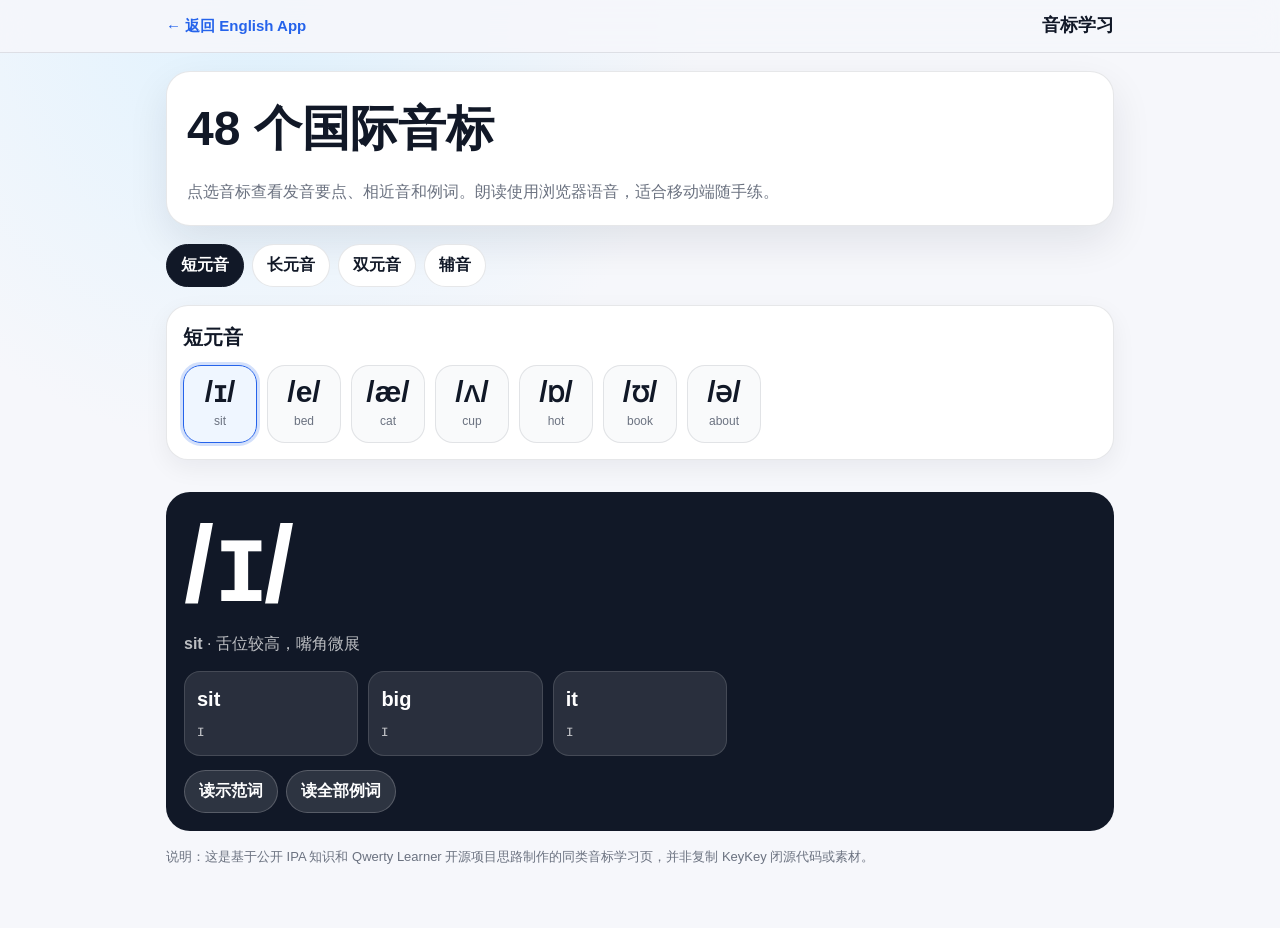
<file: english-ios-app/keykey-phonetics/index.html>
<!doctype html>
<html lang="zh-CN">
<head>
  <meta charset="utf-8">
  <meta name="viewport" content="width=device-width, initial-scale=1, viewport-fit=cover">
  <title>音标学习 | English iOS App</title>
  <style>
    :root {
      --bg: #f6f7fb;
      --panel: #ffffff;
      --text: #111827;
      --muted: #6b7280;
      --line: rgba(17, 24, 39, .1);
      --blue: #2563eb;
      --green: #059669;
      --orange: #ea580c;
      --shadow: 0 16px 40px rgba(15, 23, 42, .09);
    }
    * { box-sizing: border-box; }
    body {
      margin: 0;
      font-family: -apple-system, BlinkMacSystemFont, "Segoe UI", "Microsoft YaHei", sans-serif;
      background: radial-gradient(circle at 20% 0%, #e0f2fe 0, transparent 28rem), var(--bg);
      color: var(--text);
      line-height: 1.55;
    }
    header { position: sticky; top: 0; z-index: 20; background: rgba(246, 247, 251, .9); backdrop-filter: blur(14px); border-bottom: 1px solid var(--line); }
    .bar { max-width: 980px; margin: 0 auto; padding: 12px 16px; display: flex; gap: 10px; align-items: center; justify-content: space-between; }
    .back { color: var(--blue); text-decoration: none; font-weight: 700; font-size: 15px; }
    .title { font-weight: 800; font-size: 18px; }
    .wrap { max-width: 980px; margin: 0 auto; padding: 18px 16px 48px; }
    .hero { background: var(--panel); border: 1px solid var(--line); border-radius: 24px; box-shadow: var(--shadow); padding: 20px; display: grid; gap: 14px; }
    .hero h1 { margin: 0; font-size: clamp(28px, 6vw, 48px); letter-spacing: 0; }
    .hero p { margin: 0; color: var(--muted); font-size: 16px; }
    .tabs { display: flex; flex-wrap: wrap; gap: 8px; margin: 18px 0; }
    button { border: 1px solid var(--line); background: var(--panel); color: var(--text); border-radius: 999px; min-height: 40px; padding: 8px 14px; font: inherit; font-weight: 700; cursor: pointer; }
    button.active { background: #111827; color: white; border-color: #111827; }
    .grid { display: grid; gap: 16px; }
    .section { background: var(--panel); border: 1px solid var(--line); border-radius: 22px; box-shadow: 0 8px 24px rgba(15, 23, 42, .06); padding: 16px; }
    .section h2 { margin: 0 0 12px; font-size: 20px; }
    .symbols { display: grid; grid-template-columns: repeat(auto-fill, minmax(72px, 1fr)); gap: 10px; }
    .tile { min-height: 78px; border-radius: 18px; border: 1px solid var(--line); background: #f9fafb; display: grid; place-items: center; gap: 2px; padding: 9px; cursor: pointer; }
    .tile strong { font-size: 30px; line-height: 1; }
    .tile span { color: var(--muted); font-size: 12px; text-align: center; }
    .tile.selected { outline: 3px solid rgba(37, 99, 235, .2); border-color: var(--blue); background: #eff6ff; }
    .detail { margin-top: 16px; background: #111827; color: white; border-radius: 24px; padding: 18px; display: grid; gap: 14px; }
    .phoneme { font-size: clamp(58px, 18vw, 108px); font-weight: 900; line-height: 1; }
    .meta { color: rgba(255,255,255,.72); }
    .examples { display: grid; grid-template-columns: repeat(auto-fill, minmax(150px, 1fr)); gap: 10px; }
    .example { background: rgba(255,255,255,.1); border: 1px solid rgba(255,255,255,.13); border-radius: 16px; padding: 12px; display: grid; gap: 4px; }
    .example b { font-size: 20px; }
    .example em { color: rgba(255,255,255,.7); font-style: normal; }
    .actions { display: flex; gap: 8px; flex-wrap: wrap; }
    .actions button { border-color: rgba(255,255,255,.2); background: rgba(255,255,255,.12); color: white; }
    .note { margin-top: 16px; color: var(--muted); font-size: 13px; }
    @media (max-width: 520px) { .bar { align-items: flex-start; flex-direction: column; } .symbols { grid-template-columns: repeat(auto-fill, minmax(62px, 1fr)); } .tile strong { font-size: 26px; } }
  </style>
</head>
<body>
  <header><div class="bar"><a class="back" href="../#/">← 返回 English App</a><div class="title">音标学习</div></div></header>
  <main class="wrap">
    <section class="hero"><h1>48 个国际音标</h1><p>点选音标查看发音要点、相近音和例词。朗读使用浏览器语音，适合移动端随手练。</p></section>
    <nav class="tabs" id="tabs"></nav>
    <section class="grid" id="sections"></section>
    <p class="note">说明：这是基于公开 IPA 知识和 Qwerty Learner 开源项目思路制作的同类音标学习页，并非复制 KeyKey 闭源代码或素材。</p>
  </main>
  <script>
    const groups = [
      { id: 'short', label: '短元音', items: [['ɪ','sit','舌位较高，嘴角微展','sit, big, it'], ['e','bed','口型半开，声音短促','bed, pen, yes'], ['æ','cat','嘴张大，舌前低','cat, bad, apple'], ['ʌ','cup','中部短音，放松','cup, bus, love'], ['ɒ','hot','英式圆唇短音','hot, not, box'], ['ʊ','book','短促圆唇','book, good, put'], ['ə','about','弱读央元音','about, teacher, banana']]},
      { id: 'long', label: '长元音', items: [['iː','see','嘴角展开，拉长','see, tea, meet'], ['ɑː','father','口腔打开，拉长','father, car, park'], ['ɔː','law','圆唇拉长','law, talk, more'], ['uː','blue','圆唇高位拉长','blue, food, moon'], ['ɜː','bird','卷/央元音拉长','bird, work, learn']]},
      { id: 'diph', label: '双元音', items: [['eɪ','day','从 e 滑向 ɪ','day, name, rain'], ['aɪ','my','从 a 滑向 ɪ','my, like, time'], ['ɔɪ','boy','从 ɔ 滑向 ɪ','boy, choice, toy'], ['aʊ','now','从 a 滑向 ʊ','now, out, house'], ['əʊ','go','英式从 ə 滑向 ʊ','go, home, no'], ['ɪə','near','从 ɪ 滑向 ə','near, hear, idea'], ['eə','hair','从 e 滑向 ə','hair, care, where'], ['ʊə','tour','从 ʊ 滑向 ə','tour, sure, cure']]},
      { id: 'cons', label: '辅音', items: [['p','pen','清辅音，爆破送气','pen, happy, stop'], ['b','bad','浊辅音，声带振动','bad, baby, job'], ['t','tea','清辅音，舌尖爆破','tea, water, night'], ['d','day','浊辅音，舌尖爆破','day, did, good'], ['k','key','清辅音，舌后爆破','key, cat, back'], ['g','go','浊辅音，舌后爆破','go, get, big'], ['f','fine','上齿轻触下唇','fine, photo, laugh'], ['v','voice','f 的浊化','voice, very, love'], ['s','see','舌尖气流摩擦','see, city, bus'], ['z','zoo','s 的浊化','zoo, busy, has'], ['ʃ','ship','舌面摩擦','ship, sure, nation'], ['ʒ','vision','ʃ 的浊化','vision, measure'], ['θ','think','舌尖轻触齿间','think, three, bath'], ['ð','this','θ 的浊化','this, that, mother'], ['h','he','喉部轻送气','he, hello, behind'], ['tʃ','chair','清塞擦音','chair, teach, match'], ['dʒ','job','浊塞擦音','job, age, judge'], ['m','man','双唇鼻音','man, come, summer'], ['n','no','舌尖鼻音','no, name, ten'], ['ŋ','sing','舌后鼻音','sing, long, thing'], ['l','light','舌尖抵上齿龈','light, love, feel'], ['r','red','舌尖不碰上颚','red, right, very'], ['j','yes','类似 y 的滑音','yes, yellow, you'], ['w','we','圆唇滑音','we, water, quick']]}
    ];
    let active = 'short'; let selected = groups[0].items[0]; const tabs = document.getElementById('tabs'); const sections = document.getElementById('sections');
    function speak(text) { if (!window.speechSynthesis) return; window.speechSynthesis.cancel(); const u = new SpeechSynthesisUtterance(text); u.lang = 'en-US'; u.rate = .82; u.pitch = 1.02; window.speechSynthesis.speak(u); }
    function renderTabs() { tabs.innerHTML = groups.map(g => `<button class="${g.id === active ? 'active' : ''}" data-tab="${g.id}">${g.label}</button>`).join(''); }
    function render() { renderTabs(); const group = groups.find(g => g.id === active); sections.innerHTML = `<section class="section"><h2>${group.label}</h2><div class="symbols">${group.items.map(item => `<div class="tile ${item[0] === selected[0] ? 'selected' : ''}" data-symbol="${item[0]}"><strong>/${item[0]}/</strong><span>${item[1]}</span></div>`).join('')}</div></section><section class="detail"><div class="phoneme">/${selected[0]}/</div><div class="meta"><b>${selected[1]}</b> · ${selected[2]}</div><div class="examples">${selected[3].split(',').map(x => x.trim()).map(x => `<div class="example"><b>${x}</b><em>${selected[0]}</em></div>`).join('')}</div><div class="actions"><button onclick="speak('${selected[1]}')">读示范词</button><button onclick="speak('${selected[3].replaceAll("'", "")}')">读全部例词</button></div></section>`; }
    tabs.addEventListener('click', e => { const btn = e.target.closest('button[data-tab]'); if (!btn) return; active = btn.dataset.tab; selected = groups.find(g => g.id === active).items[0]; render(); });
    sections.addEventListener('click', e => { const tile = e.target.closest('.tile'); if (!tile) return; const group = groups.find(g => g.id === active); selected = group.items.find(item => item[0] === tile.dataset.symbol); render(); speak(selected[1]); });
    render();
  </script>
</body>
</html>
</file>
